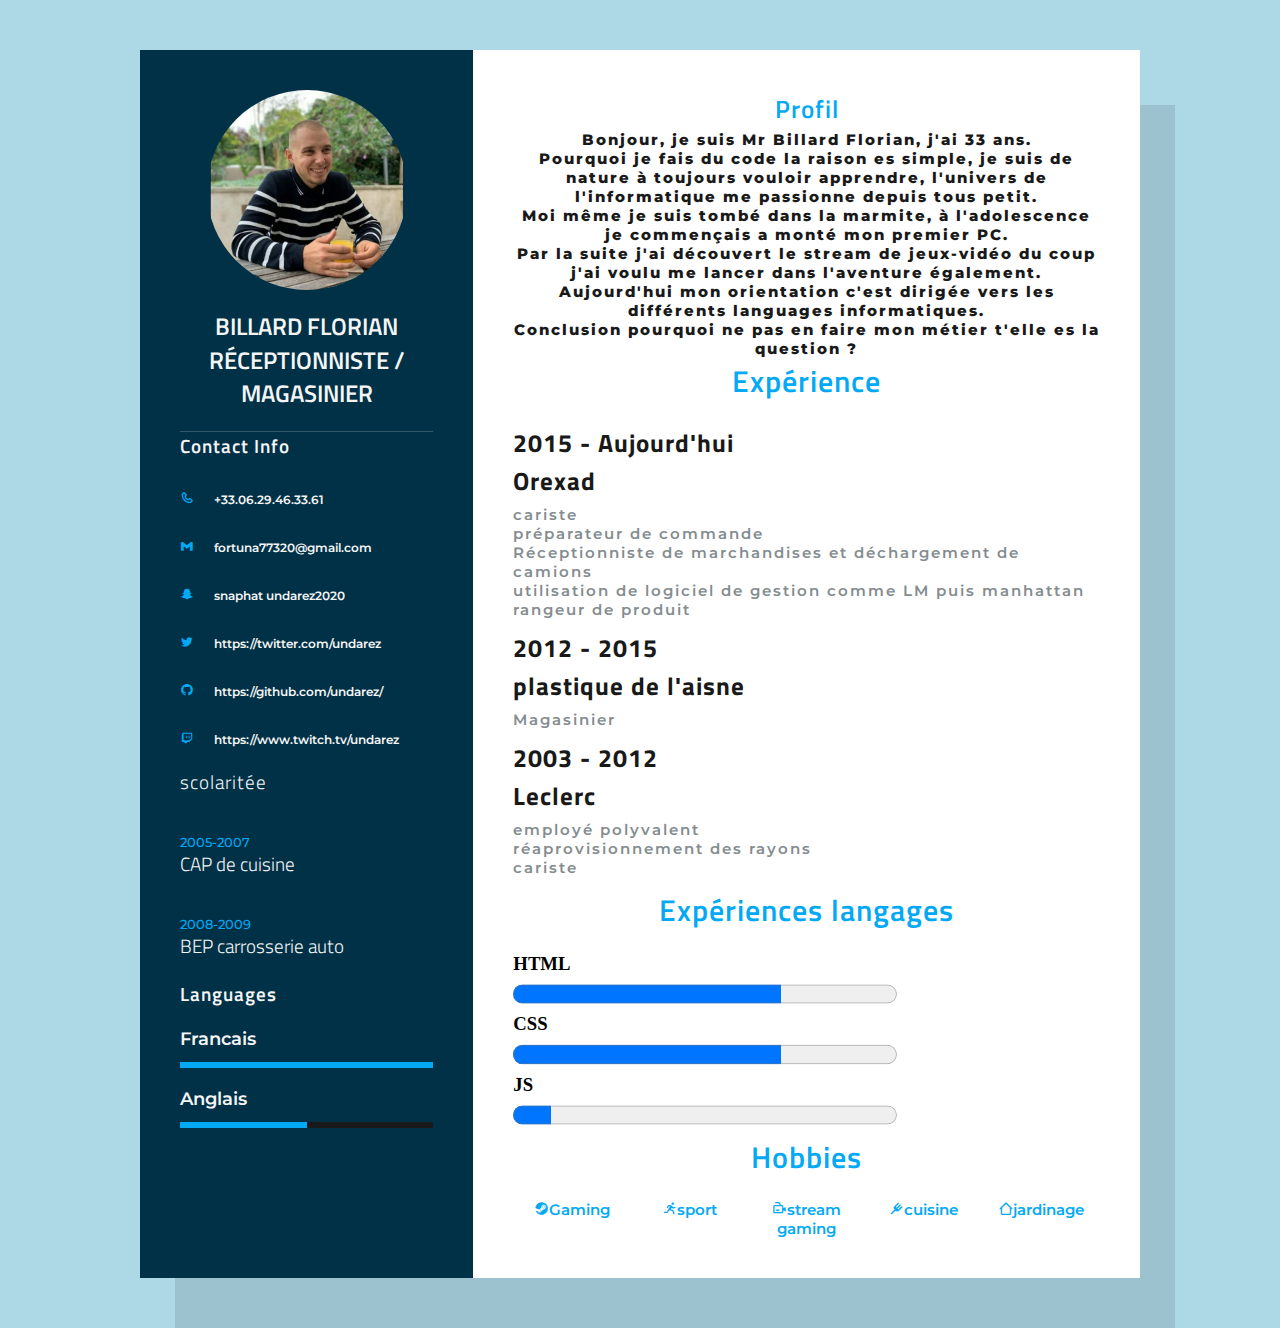
<file: cv-flo/cv-index.html>
<!DOCTYPE html>
<html lang="fr">

<head>
    <!------- lien type d'écriture ------->
    <link rel="stylesheet" href="cv-index.css">
    <link rel="preconnect" href="https://fonts.googleapis.com">
<link rel="preconnect" href="https://fonts.gstatic.com" crossorigin>
<link href="https://fonts.googleapis.com/css2?family=Montserrat:ital,wght@0,400;0,500;0,600;0,700;1,300;1,400;1,500;1,600&family=Titillium+Web:ital,wght@0,400;0,600;0,700;1,400;1,600&display=swap" rel="stylesheet">
    <meta charset="UTF-8">
    <meta http-equiv="X-UA-Compatible" content="IE=edge">
    <meta name="viewport" content="width=device-width, initial-scale=1.0">
    <!-- boxicons -->
    <link href='https://unpkg.com/boxicons@2.1.2/css/boxicons.min.css' rel='stylesheet'>
    <title>CV-FLO</title>
</head>

<body>
    <div class="cv-container">
        <div class="left-column">
            <div class="profiletext">
                <div class="imgbox">
                    <img src="img/flo-sourire.png" alt="">
                </div>
                <h2>Billard Florian <br><span>Réceptionniste / Magasinier</span></h2>
            </div>
            <div class="contact">
                <h3 class="title">Contact Info</h3>
                <ul>
                    <li>
                        <span class="icon"><i class='bx bx-phone'></i></span>
                        <span class="text">+33.06.29.46.33.61</span>
                    </li>

                    <li>
                        <span class="icon"><i class='bx bxl-gmail' ></i></span>
                        <span class="text">fortuna77320@gmail.com</span>
                    </li>

                    <li>
                        <span class="icon"><i class='bx bxl-snapchat' ></i></span>
                        <span class="text">snaphat undarez2020</span>
                    </li>

                    <li>
                        <span class="icon"><i class='bx bxl-twitter'></i></span>
                        <span class="text">https://twitter.com/undarez</span>
                    </li>

                    <li>
                        <span class="icon"><i class='bx bxl-github'></i></span>
                        <span class="text">https://github.com/undarez/</span>
                    </li>

                    <li>
                        <span class="icon"><i class='bx bxl-twitch' ></i></span>
                        <span class="text">https://www.twitch.tv/undarez</span>
                    </li>


                </ul>
            </div>


            <div class="education">
                <h3 class="title">scolaritée</h3>
                <ul>
                    <li>
                        <span class="icon"><i class="fa-solid fa-graduation-cap"></i></span>
                        <h5>2005-2007</h5>
                        <h3>CAP de cuisine</h3>

                    </li>

                    <li>
                        <span class="icon"><i class="fa-solid fa-graduation-cap"></i></span>
                        <h5>2008-2009</h5>
                        <h3>BEP carrosserie auto</h3>

                    </li>




                </ul>
            </div>

            <div class="language">
                <h3 class="title">Languages</h3>
                <ul>
                    <li>
                        <span class="icon"><i class="fa-solid fa-comment-dots"></i></span>
                        <span class="text-language">Francais</span>
                        <span class="pourcent">
                            <div style="width:100% ;"></div>
                        </span>

                    </li>

                    <li>
                        <span class="icon"><i class="fa-solid fa-comment-dots"></i></span>
                        <span class="text-language">Anglais</span>
                        <span class="pourcent">
                            <div style="width:50% ;"></div>
                        </span>

                    </li>
                </ul>
            </div>
        </div>






        <div class="right-column">
            <div class="propos-cv">
                <h2 class="title">Profil</h2>
                <p class="p-1">Bonjour, je suis Mr Billard Florian, j'ai 33 ans. <br>Pourquoi je fais du code la raison
                    es simple, je suis de nature à toujours vouloir apprendre, l'univers de l'informatique me passionne
                    depuis tous petit. <br> Moi même je suis tombé dans la marmite, à l'adolescence je commençais a
                    monté mon premier PC. <br> Par la suite j'ai découvert le stream de jeux-vidéo du coup j'ai voulu me
                    lancer dans l'aventure également. <br>Aujourd'hui mon orientation c'est dirigée vers les différents
                    languages informatiques. <br>Conclusion pourquoi ne pas en faire mon métier t'elle es la question ?

            </div>
            <div class="experience">
                <h2 class="title">Expérience</h2>
                <div class="box">
                    <div class="annee-entreprise">
                        <h5>2015 - Aujourd'hui</h5>
                        <h5>Orexad</h5>
                    </div>
                    <div class="text">
                        <p class="p-1">cariste <br> préparateur de commande <br> Réceptionniste de marchandises et
                            déchargement de camions <br> utilisation de logiciel de gestion comme LM puis manhattan
                            <br>rangeur de produit
                        </p>
                    </div>

                    <div class="annee-entreprise">
                        <h5>2012 - 2015</h5>
                        <h5>plastique de l'aisne</h5>
                    </div>
                    <div class="text">
                        <p class="p-1">Magasinier</p>
                    </div>

                    <div class="annee-entreprise">
                        <h5>2003 - 2012</h5>
                        <h5>Leclerc</h5>
                    </div>
                    <div class="text">
                        <p class="p-1">employé polyvalent <br>réaprovisionnement des rayons <br>
                            cariste</p>
                    </div>
                </div>

            </div>
            <div class="propos-skills">
                <h2 class="title">Expériences langages</h2>
                <div class="box">
                    <h3>HTML</h3>
                    <progress class="barre" max="100" value="70">70%</progress>

                    </div>


                
                <div class="box">
                    <h3>CSS</h3>
                    <div class="pourcent">
                        <progress class="barre" max="100" value="70">70%</progress>

                    </div>


                </div>
                <div class="box">
                    <h3>JS</h3>
                    <progress class="barre" max="100" value="10">10%</progress>
                    


                </div>
            </div>
            <div class="hobbies">
                <h3 class="title">Hobbies</h3>
                <ul>
                    <li><span class="icon"><i class='bx bxl-steam'></i></span>Gaming</li>
                    <li> <span class="icon"><i class='bx bx-run'></i></span>sport</li>
                    <li><span class="icon"><i class='bx bx-video-recording'></i></span>stream gaming</li>
                    <li><span class="icon"><i class='bx bx-fork'></i></span>cuisine</li>
                    <li><span class="icon"><i class='bx bx-home-alt-2'></i></span>jardinage</li>
                </ul>
            </div>

        </div>
    </div>
</body>

</html>
</file>
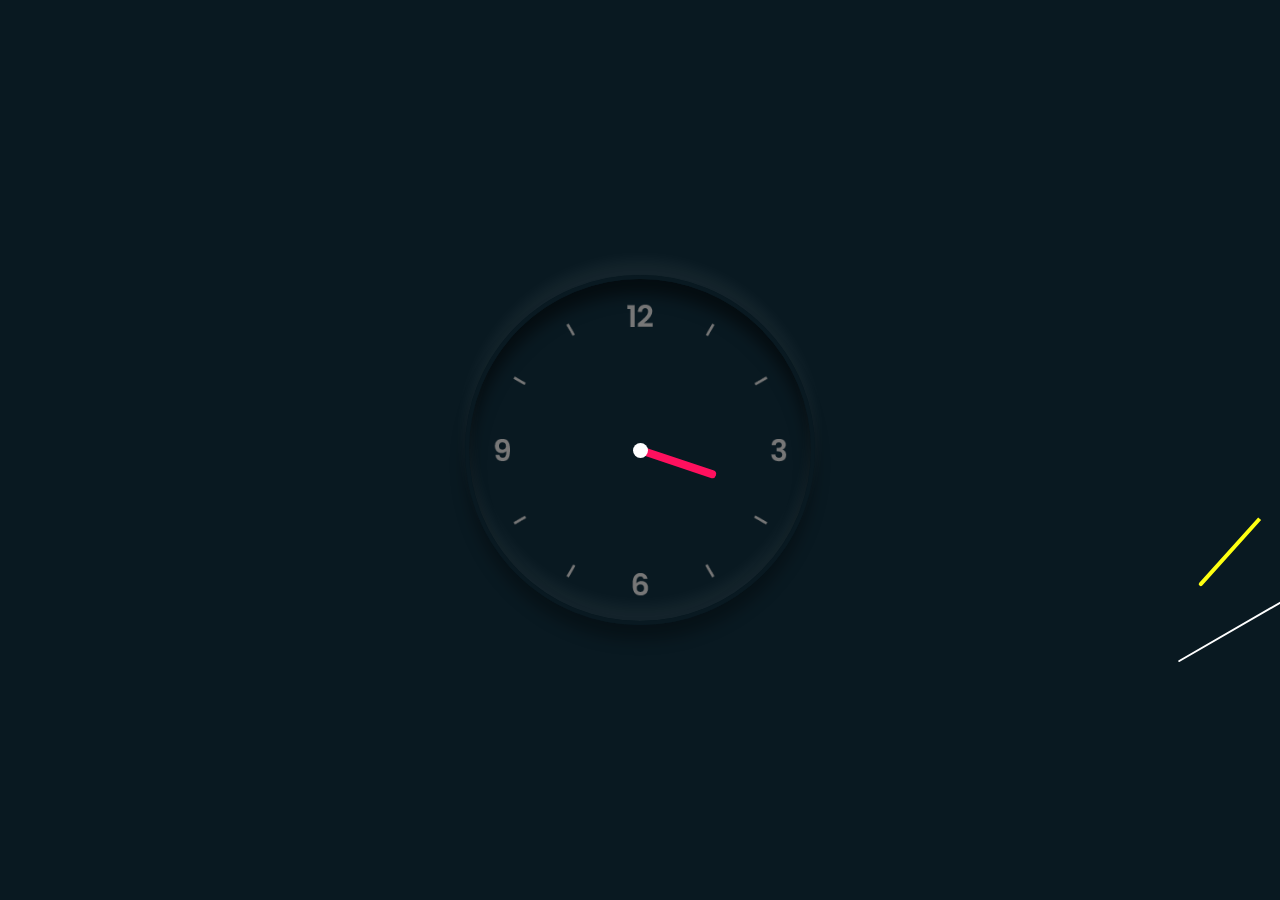
<file: horloge/horloge.html>
<!DOCTYPE html>
<html lang="fr">

<head>
    <meta charset="UTF-8">
    <meta http-equiv="X-UA-Compatible" content="IE=edge">
    <meta name="viewport" content="width=device-width, initial-scale=1.0">
    <link rel="stylesheet" href="horloge.css">
    <title>Horloge apprentissage</title>
</head>

<body>
    <div class="clock">
        <div class="heures">
            <div class="hr" id="hr"></div>
        </div>
    </div>
    <div class="minutes">
        <div class="mn" id="mn"></div>
    </div>
    <div class="secondes">
        <div class="sc" id="sc"></div>
    </div>
 




    <script src="horloge.js"></script>
</body>

</html>
</file>
<file: cv-flo/cv-index.css>
* {
    box-sizing: border-box;
    margin: 0;
    padding: 0;
    scroll-behavior: smooth;
    scroll-padding-top: 3.5rem;
    font-family: 'Montserrat', sans-serif 'Titillium Web', sans-serif;
    text-decoration: none;
}

:root {
    --text-color: #191919;
    --text-color-2: #848c90;
    --color-icon:#03a9f4;
    --second-color: whitesmoke;
    --h2-font: 4.2rem;
    --p-font: 1.1rem;
    --font-family-1:'Titillium Web', sans-serif;
    --font-family-2:'Montserrat', sans-serif;
   

}

body{
    background: lightblue;
    display: flex;
    justify-content: center;
    align-items: center;
    min-height: 100vh;
    
}
/* start column droite */
.cv-container{
    position: relative;
    width: 100%;
    max-width: 1000px;
    min-height: 1000px;
    background: #fff;
    display: grid;
    grid-template-columns: 1fr 2fr;
    margin: 50px;
    box-shadow: 035px 55px rgba(0,0,0,0.1);
}
.cv-container .left-column{
    position: relative;
    background: #003147;
    padding: 40px;
}
.cv-container .right-column{
    position: relative;
    background: #fff;
    padding: 40px;
}

.profiletext{
    position: relative;
    display: flex;
    flex-direction: column;
    align-items: center;
    padding-bottom: 20px;
    border-bottom: 1px solid rgba(255,255,255,0.2);
    
}

.profiletext h2{
    color: var(--second-color);
    font-family: var(--font-family-1);
    text-align: center;
    margin-top: 20px;
    text-transform: uppercase;
    font-weight: 600;
    line-height: 1.4em;
    font-size: 1.5em;
}
    

.profiletext .imgbox{
    position: relative;
    width: 200px;
    height: 200px;
    border-radius: 50%;
    overflow: hidden;
}

.profiletext .imgbox img{
    position: absolute;
    top: 0;
    left: 0;
    width: 100%;
    height: 100%;
    object-fit: cover;
}

.title{
    color: var(--second-color);
    font-family: var(--font-family-1);
    font-weight: 600;
    letter-spacing: 1px;
    margin-bottom: 20px;
}
/* start column droite contact */
.contact ul li span{
    font-size: 12px;
    text-decoration: none;
    color: var(--second-color);
    font-family: var(--font-family-2);
    padding-top: 10px;
    font-weight: 600;
}

.contact ul{
    position: relative;
}

.contact ul li{
    position: relative;
    list-style: none;
    margin: 20px 0;
    cursor: pointer;

}

.contact ul li .icon{
    display: inline-block;
    width: 30px;
    font-size: 14px;
    color: var(--color-icon);
}
/* start column droite education */
.education li{
    margin-bottom: 15px;
    color: var(--second-color);
    font-weight: 600;
}

.education h5{
    color: var(--color-icon);
    font-weight: 500;
    font-family: var(--font-family-2);
}
 .education h3{
    color: var(--second-color);
    font-weight: 300;
    font-family: var(--font-family-1);
}

.education ul li{
    position: relative;
    list-style: none;
    margin: 20px 0;
    cursor: pointer;

}

.education ul li .icon{
    display: inline-block;
    width: 30px;
    font-size: 14px;
    color: var(--color-icon);
}
/* start column droite language */
.language ul li{
    position: relative;
    list-style: none;
    margin: 20px 0;
    cursor: pointer;
}

.language .pourcent{
    position: relative;
    width: 100%;
    height: 6px;
    background: var(--text-color);
    display: block;
    margin-top: 12px;
}

.language .pourcent div{
    position: absolute;
    top: 0;
    left: 0;
    height: 100%;
    background: var(--color-icon);
}


.language span:nth-child(1){
    color: var(--color-icon);
}

.language span:nth-child(2){
    font-size: 18px;
    color: var(--second-color);
    font-family: var(--font-family-2);
    font-weight: 600;
}

/* start column gauche profil*/
.right-column .propos-cv h2{
    color: var(--color-icon);
    font-family: var(--font-family-1);
    font-weight: 600;
    letter-spacing: 1px;
    margin-bottom: 2px;
    font-size: 25px;
    text-align: center;
    
    
}
.right-column .propos-cv .p-1{
    letter-spacing: 2px;
    font-family: var(--font-family-2);
    font-weight: 800;
    color: var(--text-color);
    font-size: 15px;
    text-align: center;
}

/* start column gauche expérience*/

.right-column .experience h2{
    color: var(--color-icon);
    font-family: var(--font-family-1);
    font-weight: 600;
    letter-spacing: 1px;
    margin-bottom: 20px;
    font-size: 30px;
    text-align: center;
}

.right-column .experience .annee-entreprise{
    color: var(--text-color);
    font-family: var(--font-family-1);
    font-weight: 800;
    letter-spacing: 1px;
    margin-bottom: 16px;
    font-size: 30px;
    display: block;
    margin-bottom: 5px;
    

}

.right-column .experience .p-1{
    letter-spacing: 2px;
    font-family: var(--font-family-2);
    font-weight: 600;
    color: var(--text-color-2);
    font-size: 15px;
    margin-bottom: 10px;
    
    
}

.right-column .propos-skills h2{
    color: var(--color-icon);
    font-family: var(--font-family-1);
    font-weight: 600;
    letter-spacing: 1px;
    margin-bottom: 20px;
    font-size: 30px;
    text-align: center;
}

.right-column .propos-skills .barre{
    padding-right: 10px;
    font-size: 2.4rem;
}

.right-column .hobbies h3{
    text-align: center;
    margin-bottom: 20px;
    font-weight: 600;
    color: var(--color-icon);
    font-family: var(--font-family-1);
    font-size: 30px;
    letter-spacing: 1px;
}

.right-column .hobbies ul{
    color: var(--color-icon);
    font-family: var(--font-family-2);
    font-weight: 600;
    font-size: 15px;
    list-style-type: none;
    display: grid;
    grid-template-columns: repeat(5,1fr);
    text-align: center;
}

/* debut resposive */
@media (max-width:1000px){
    body{
        
        width: 200px;
        grid-template-columns: repeat(1,1fr);
    }


    .cv-container{
        margin: 10px;
        width: 200px;
        grid-template-columns: repeat(1,1fr);
    }

    .left-column{
        width:450px;
        
    }

    .right-column{
        width: 450px;

    }

    .right-column .propos-skills .barre{
        font-size: 2rem;
    }

    .right-column .hobbies ul{
        font-size: 5px;
    }

    .hobbies ul li{
        display: grid;
        grid-template-columns: repeat(5,1fr);
        font-size: 15px;
        
        

    }


}
</file>
<file: horloge/horloge.css>
*
{
    margin: 0;
    padding: 0;
    box-sizing: border-box;
}

body
{
    display: flex;
    justify-content: center;
    align-items: center;
    min-height: 100vh;
    background: #091921;
}
.clock
{
    width: 350px;
    height: 350px;
    display: flex;
    justify-content: center;
    align-items: center;
    background: url(img/clock.png);
    background-size: cover;
    border: 4px solid #091921;
    border-radius: 50%;
    box-shadow: 0 -15px 15px rgba(255, 255, 255, 0.05),
                inset 0 -15px 15px rgba(255, 255, 255, 0.05),
                0 15px 15px rgba(0, 0, 0, 0.3),
                inset 0 15px 15px rgba(0, 0, 0, 0.5);
}
.clock:before
{
    content: '';
    position: absolute;
    width: 15px;
    height: 15px;
    background: #fff;
    border-radius: 50%;
    z-index: 10000;
}

.clock .heures,
.clock .minutes,
.clock .secondes
{
    position: absolute;
}
.clock .heures, .hr
{
    width: 160px;
    height: 160px;
}
.clock .minutes, .mn
{
    width: 190px;
    height: 190px;
}

.clock .secondes, .sc
{
    width: 230px;
    height: 230px;
}
.hr, .mn, .sc
{
    display: flex;
    justify-content: center;
    position: absolute;
    border-radius: 50%;
    
}

.mn{
    position: absolute;
    display: flex;
    left: 1168px;
     top: 420px;
}

.sc{
    display: flex;
    left: 1163px;
     top: 489px;
}

.hr:before
{
    content: '';
    position: absolute;
    width: 8px;
    height: 80px;
    background: #ff105e;
    z-index: 10;
    border-radius: 6px 6px 0 0;
}
.mn:before
{
    content: '';
    position: absolute;
    width: 4px;
    height: 90px;
    background: #ff1;
    z-index: 11;
    border-radius: 6px 6px 0 0;
    
}
.sc:before
{
    content: '';
    position: absolute;
    width: 2px;
    height: 150px;
    background: #fff;
    z-index: 11;
    border-radius: 6px 6px 0 0;
    
}
</file>
